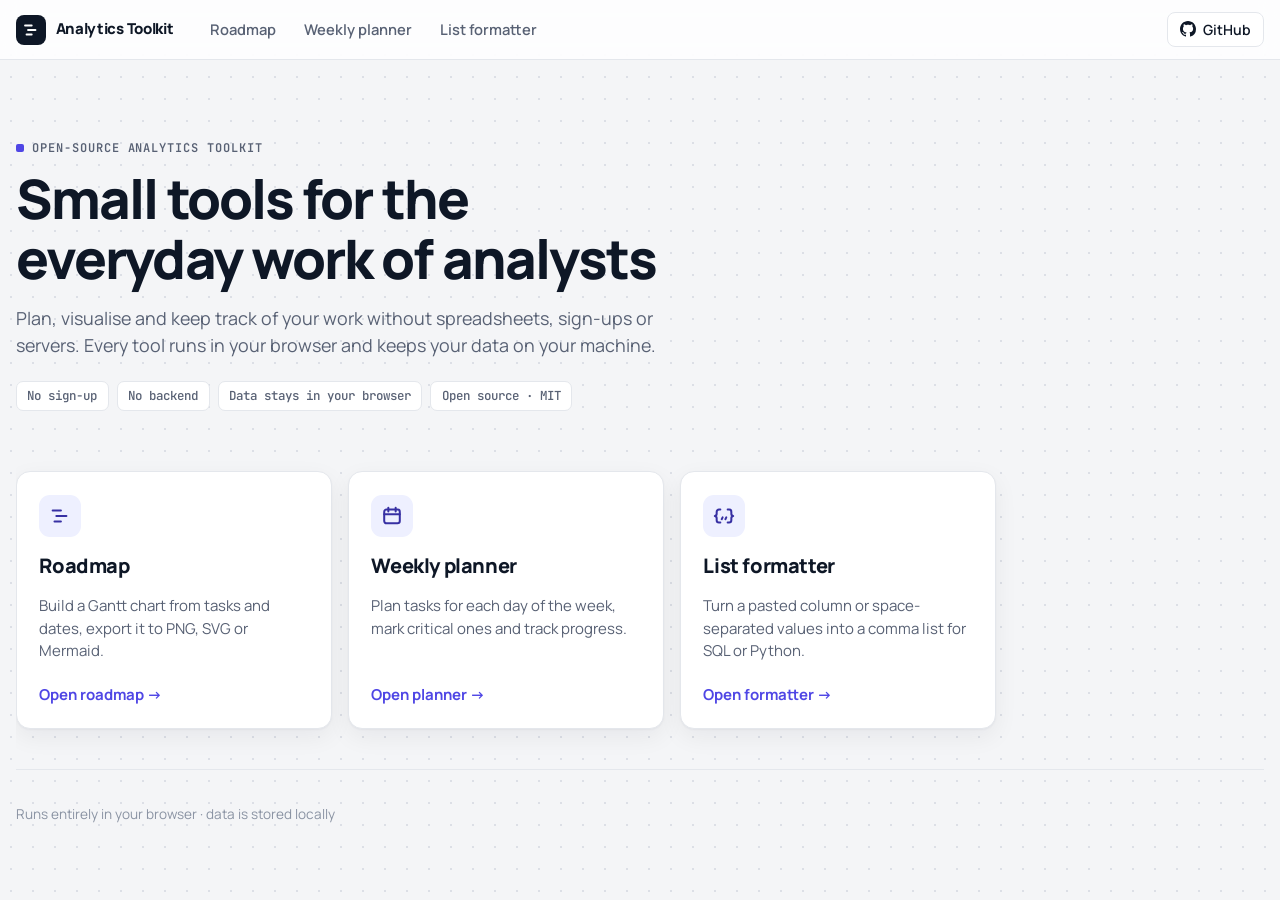
<file: index.html>
<!DOCTYPE html>
<html lang="en">
<head>
  <meta charset="UTF-8">
  <meta name="viewport" content="width=device-width, initial-scale=1.0">
  <title>Analytics Toolkit</title>
  <meta name="description" content="Small open-source browser tools for analysts and data scientists: roadmaps, a weekly planner and more. No sign-up, no backend.">
  <link rel="preconnect" href="https://fonts.googleapis.com">
  <link rel="preconnect" href="https://fonts.gstatic.com" crossorigin>
  <link href="https://fonts.googleapis.com/css2?family=JetBrains+Mono:wght@400;500;600&family=Manrope:wght@400;500;600;700;800&display=swap" rel="stylesheet">
  <link rel="icon" href="favicon.svg" type="image/svg+xml">
  <link rel="stylesheet" href="css/base.css">
  <link rel="stylesheet" href="css/home.css">
</head>
<body>
  <header class="topnav">
    <div class="topnav-inner">
      <a class="brand" href="index.html">
        <span class="brand-mark" aria-hidden="true">
          <svg viewBox="0 0 24 24" fill="none" stroke="currentColor" stroke-width="2.4" stroke-linecap="round"><path d="M4 6h9M8 12h10M6 18h7"/></svg>
        </span>
        <span class="brand-name">Analytics Toolkit</span>
      </a>
      <nav class="nav-links" aria-label="Tools">
        <a href="roadmap.html">Roadmap</a>
        <a href="planner.html">Weekly planner</a>
        <a href="list.html">List formatter</a>
      </nav>
      <span class="nav-spacer"></span>
      <a class="nav-github" href="https://github.com/Renarion/analytics-toolkit" target="_blank" rel="noopener">
        <svg viewBox="0 0 16 16" fill="currentColor" aria-hidden="true"><path d="M8 0C3.58 0 0 3.58 0 8c0 3.54 2.29 6.53 5.47 7.59.4.07.55-.17.55-.38 0-.19-.01-.82-.01-1.49-2.01.37-2.53-.49-2.69-.94-.09-.23-.48-.94-.82-1.13-.28-.15-.68-.52-.01-.53.63-.01 1.08.58 1.23.82.72 1.21 1.87.87 2.33.66.07-.52.28-.87.51-1.07-1.78-.2-3.64-.89-3.64-3.95 0-.87.31-1.59.82-2.15-.08-.2-.36-1.02.08-2.12 0 0 .67-.21 2.2.82.64-.18 1.32-.27 2-.27.68 0 1.36.09 2 .27 1.53-1.04 2.2-.82 2.2-.82.44 1.1.16 1.92.08 2.12.51.56.82 1.27.82 2.15 0 3.07-1.87 3.75-3.65 3.95.29.25.54.73.54 1.48 0 1.07-.01 1.93-.01 2.2 0 .21.15.46.55.38A8.013 8.013 0 0016 8c0-4.42-3.58-8-8-8z"/></svg>
        <span>GitHub</span>
      </a>
    </div>
  </header>

  <div class="page">
    <header class="page-head home-hero">
      <p class="eyebrow">Open-source analytics toolkit</p>
      <h1>Small tools for the everyday work of analysts</h1>
      <p class="lead">Plan, visualise and keep track of your work without spreadsheets, sign-ups or servers. Every tool runs in your browser and keeps your data on your machine.</p>
      <ul class="home-facts">
        <li>No sign-up</li>
        <li>No backend</li>
        <li>Data stays in your browser</li>
        <li>Open source · MIT</li>
      </ul>
    </header>

    <main class="tools">
      <a class="tool-card" href="roadmap.html">
        <span class="tool-icon" aria-hidden="true">
          <svg viewBox="0 0 24 24" fill="none" stroke="currentColor" stroke-width="2.2" stroke-linecap="round"><path d="M4 6h9M8 12h11M6 18h7"/></svg>
        </span>
        <h2>Roadmap</h2>
        <p>Build a Gantt chart from tasks and dates, export it to PNG, SVG or Mermaid.</p>
        <span class="tool-cta">Open roadmap →</span>
      </a>

      <a class="tool-card" href="planner.html">
        <span class="tool-icon" aria-hidden="true">
          <svg viewBox="0 0 24 24" fill="none" stroke="currentColor" stroke-width="2.2" stroke-linecap="round" stroke-linejoin="round"><rect x="3.5" y="5" width="17" height="15" rx="2.5"/><path d="M3.5 10h17M8 3v4M16 3v4"/></svg>
        </span>
        <h2>Weekly planner</h2>
        <p>Plan tasks for each day of the week, mark critical ones and track progress.</p>
        <span class="tool-cta">Open planner →</span>
      </a>

      <a class="tool-card" href="list.html">
        <span class="tool-icon" aria-hidden="true">
          <svg viewBox="0 0 24 24" fill="none" stroke="currentColor" stroke-width="2.2" stroke-linecap="round" stroke-linejoin="round"><path d="M8 5H6.5A2.5 2.5 0 004 7.5v2A2.5 2.5 0 012 12a2.5 2.5 0 012 2.5v2A2.5 2.5 0 006.5 19H8M16 5h1.5A2.5 2.5 0 0120 7.5v2a2.5 2.5 0 002 2.5 2.5 2.5 0 00-2 2.5v2a2.5 2.5 0 01-2.5 2.5H16"/><path d="M9.5 15.5l1-2M13.5 15.5l1-2"/></svg>
        </span>
        <h2>List formatter</h2>
        <p>Turn a pasted column or space-separated values into a comma list for SQL or Python.</p>
        <span class="tool-cta">Open formatter →</span>
      </a>
    </main>

    <footer class="footer">
      <p>Runs entirely in your browser · data is stored locally</p>    </footer>
  </div>
</body>
</html>
</file>
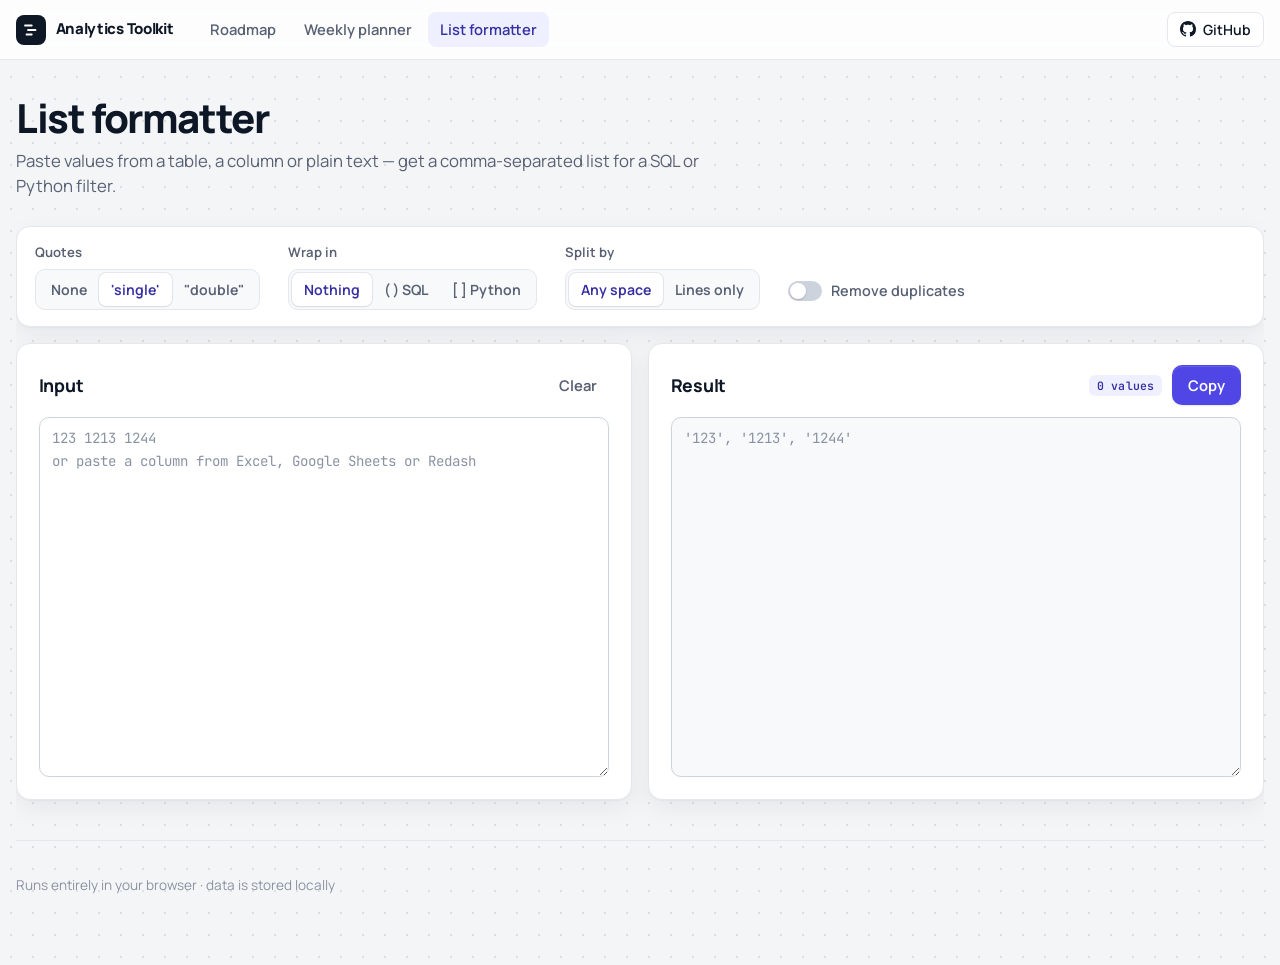
<file: list.html>
<!DOCTYPE html>
<html lang="en">
<head>
  <meta charset="UTF-8">
  <meta name="viewport" content="width=device-width, initial-scale=1.0">
  <title>List formatter · Analytics Toolkit</title>
  <meta name="description" content="Paste a column or space-separated values and get a comma-separated list for SQL or Python filters.">
  <link rel="preconnect" href="https://fonts.googleapis.com">
  <link rel="preconnect" href="https://fonts.gstatic.com" crossorigin>
  <link href="https://fonts.googleapis.com/css2?family=JetBrains+Mono:wght@400;500;600&family=Manrope:wght@400;500;600;700;800&display=swap" rel="stylesheet">
  <link rel="icon" href="favicon.svg" type="image/svg+xml">
  <link rel="stylesheet" href="css/base.css">
  <link rel="stylesheet" href="css/list.css">
</head>
<body>
  <header class="topnav">
    <div class="topnav-inner">
      <a class="brand" href="index.html">
        <span class="brand-mark" aria-hidden="true">
          <svg viewBox="0 0 24 24" fill="none" stroke="currentColor" stroke-width="2.4" stroke-linecap="round"><path d="M4 6h9M8 12h10M6 18h7"/></svg>
        </span>
        <span class="brand-name">Analytics Toolkit</span>
      </a>
      <nav class="nav-links" aria-label="Tools">
        <a href="roadmap.html">Roadmap</a>
        <a href="planner.html">Weekly planner</a>
        <a href="list.html" aria-current="page">List formatter</a>
      </nav>
      <span class="nav-spacer"></span>
      <a class="nav-github" href="https://github.com/Renarion/analytics-toolkit" target="_blank" rel="noopener">
        <svg viewBox="0 0 16 16" fill="currentColor" aria-hidden="true"><path d="M8 0C3.58 0 0 3.58 0 8c0 3.54 2.29 6.53 5.47 7.59.4.07.55-.17.55-.38 0-.19-.01-.82-.01-1.49-2.01.37-2.53-.49-2.69-.94-.09-.23-.48-.94-.82-1.13-.28-.15-.68-.52-.01-.53.63-.01 1.08.58 1.23.82.72 1.21 1.87.87 2.33.66.07-.52.28-.87.51-1.07-1.78-.2-3.64-.89-3.64-3.95 0-.87.31-1.59.82-2.15-.08-.2-.36-1.02.08-2.12 0 0 .67-.21 2.2.82.64-.18 1.32-.27 2-.27.68 0 1.36.09 2 .27 1.53-1.04 2.2-.82 2.2-.82.44 1.1.16 1.92.08 2.12.51.56.82 1.27.82 2.15 0 3.07-1.87 3.75-3.65 3.95.29.25.54.73.54 1.48 0 1.07-.01 1.93-.01 2.2 0 .21.15.46.55.38A8.013 8.013 0 0016 8c0-4.42-3.58-8-8-8z"/></svg>
        <span>GitHub</span>
      </a>
    </div>
  </header>

  <div class="page">
    <header class="page-head">
      <h1>List formatter</h1>
      <p class="lead">Paste values from a table, a column or plain text — get a comma-separated list for a SQL or Python filter.</p>
    </header>

    <main class="list-tool">
      <section class="panel options" aria-label="Format options">
        <div class="option">
          <span class="field-label" id="quotes-label">Quotes</span>
          <div class="segmented" role="radiogroup" aria-labelledby="quotes-label">
            <label><input type="radio" name="quotes" value="none"><span>None</span></label>
            <label><input type="radio" name="quotes" value="single" checked><span>'single'</span></label>
            <label><input type="radio" name="quotes" value="double"><span>"double"</span></label>
          </div>
        </div>
        <div class="option">
          <span class="field-label" id="wrap-label">Wrap in</span>
          <div class="segmented" role="radiogroup" aria-labelledby="wrap-label">
            <label><input type="radio" name="wrap" value="none" checked><span>Nothing</span></label>
            <label><input type="radio" name="wrap" value="round"><span>( ) SQL</span></label>
            <label><input type="radio" name="wrap" value="square"><span>[ ] Python</span></label>
          </div>
        </div>
        <div class="option">
          <span class="field-label" id="split-label">Split by</span>
          <div class="segmented" role="radiogroup" aria-labelledby="split-label">
            <label title="Spaces, tabs, new lines, commas and semicolons"><input type="radio" name="split" value="any" checked><span>Any space</span></label>
            <label title="Keep spaces inside values, e.g. New York"><input type="radio" name="split" value="lines"><span>Lines only</span></label>
          </div>
        </div>
        <label class="switch"><input type="checkbox" id="dedupe"> Remove duplicates</label>
      </section>

      <div class="io">
        <section class="panel io-panel">
          <div class="io-head">
            <h2><label for="input">Input</label></h2>
            <button type="button" class="btn btn-ghost" id="clear-btn">Clear</button>
          </div>
          <textarea id="input" class="input io-text" spellcheck="false" placeholder="123 1213 1244&#10;or paste a column from Excel, Google Sheets or Redash"></textarea>
        </section>

        <section class="panel io-panel">
          <div class="io-head">
            <h2><label for="output">Result</label></h2>
            <span class="badge" id="count">0 values</span>
            <button type="button" class="btn btn-primary" id="copy-btn">Copy</button>
          </div>
          <textarea id="output" class="input io-text" readonly spellcheck="false" placeholder="'123', '1213', '1244'"></textarea>
        </section>
      </div>
    </main>

    <footer class="footer">
      <p>Runs entirely in your browser · data is stored locally</p>    </footer>
  </div>

  <p class="toast" id="toast" hidden role="status"></p>

  <script src="js/list.js"></script>
</body>
</html>
</file>
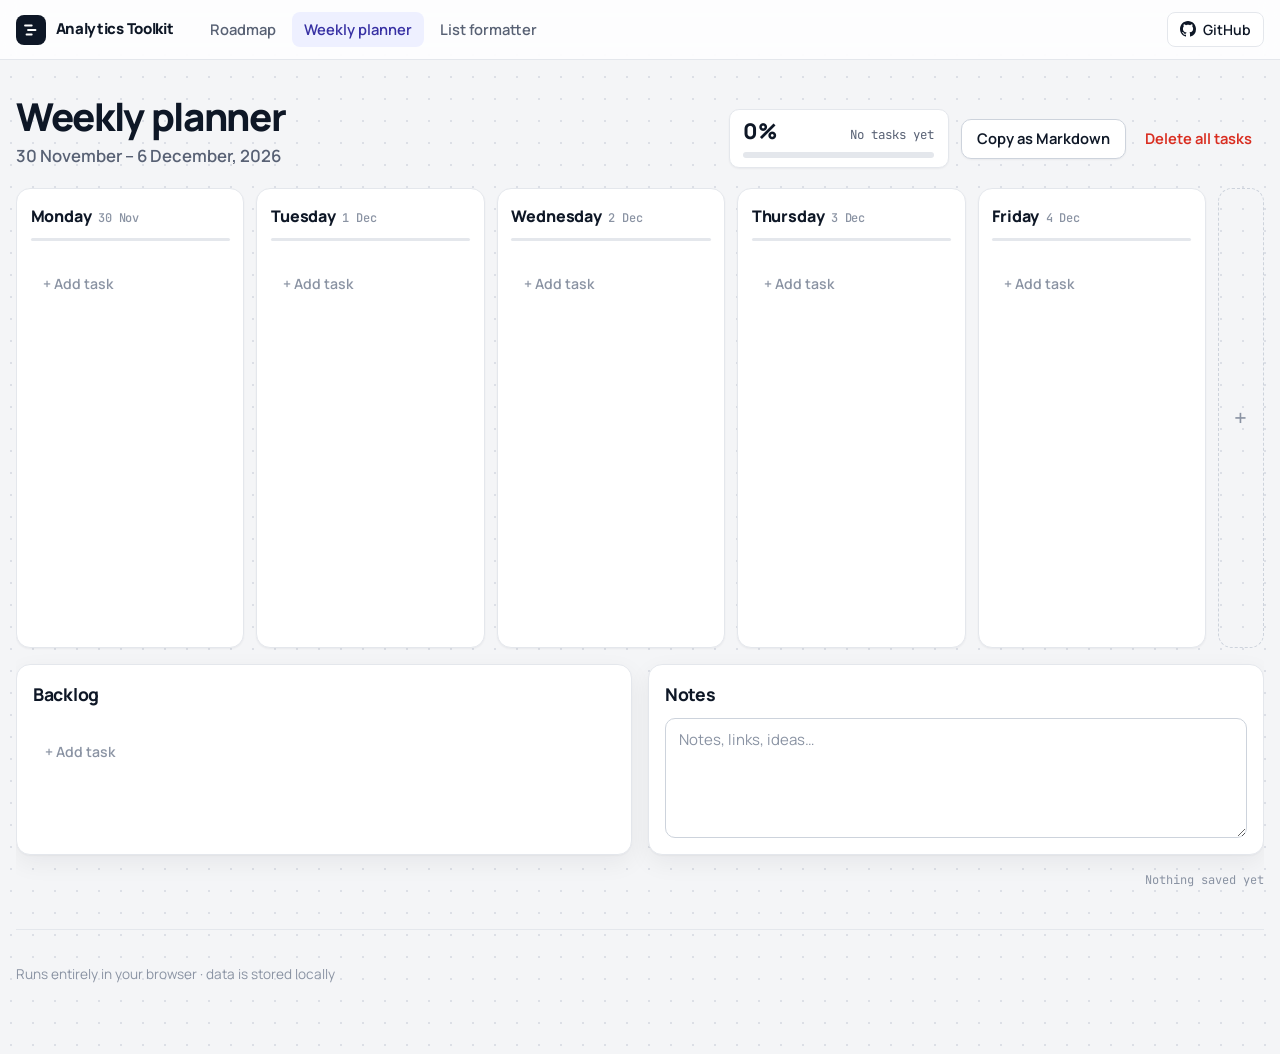
<file: planner.html>
<!DOCTYPE html>
<html lang="en">
<head>
  <meta charset="UTF-8">
  <meta name="viewport" content="width=device-width, initial-scale=1.0">
  <title>Weekly planner · Analytics Toolkit</title>
  <meta name="description" content="A simple weekly planner that lives in a browser tab. Everything is saved locally.">
  <link rel="preconnect" href="https://fonts.googleapis.com">
  <link rel="preconnect" href="https://fonts.gstatic.com" crossorigin>
  <link href="https://fonts.googleapis.com/css2?family=JetBrains+Mono:wght@400;500;600&family=Manrope:wght@400;500;600;700;800&display=swap" rel="stylesheet">
  <link rel="icon" href="favicon.svg" type="image/svg+xml">
  <link rel="stylesheet" href="css/base.css">
  <link rel="stylesheet" href="css/planner.css">
</head>
<body>
  <header class="topnav">
    <div class="topnav-inner">
      <a class="brand" href="index.html">
        <span class="brand-mark" aria-hidden="true">
          <svg viewBox="0 0 24 24" fill="none" stroke="currentColor" stroke-width="2.4" stroke-linecap="round"><path d="M4 6h9M8 12h10M6 18h7"/></svg>
        </span>
        <span class="brand-name">Analytics Toolkit</span>
      </a>
      <nav class="nav-links" aria-label="Tools">
        <a href="roadmap.html">Roadmap</a>
        <a href="planner.html" aria-current="page">Weekly planner</a>
        <a href="list.html">List formatter</a>
      </nav>
      <span class="nav-spacer"></span>
      <a class="nav-github" href="https://github.com/Renarion/analytics-toolkit" target="_blank" rel="noopener">
        <svg viewBox="0 0 16 16" fill="currentColor" aria-hidden="true"><path d="M8 0C3.58 0 0 3.58 0 8c0 3.54 2.29 6.53 5.47 7.59.4.07.55-.17.55-.38 0-.19-.01-.82-.01-1.49-2.01.37-2.53-.49-2.69-.94-.09-.23-.48-.94-.82-1.13-.28-.15-.68-.52-.01-.53.63-.01 1.08.58 1.23.82.72 1.21 1.87.87 2.33.66.07-.52.28-.87.51-1.07-1.78-.2-3.64-.89-3.64-3.95 0-.87.31-1.59.82-2.15-.08-.2-.36-1.02.08-2.12 0 0 .67-.21 2.2.82.64-.18 1.32-.27 2-.27.68 0 1.36.09 2 .27 1.53-1.04 2.2-.82 2.2-.82.44 1.1.16 1.92.08 2.12.51.56.82 1.27.82 2.15 0 3.07-1.87 3.75-3.65 3.95.29.25.54.73.54 1.48 0 1.07-.01 1.93-.01 2.2 0 .21.15.46.55.38A8.013 8.013 0 0016 8c0-4.42-3.58-8-8-8z"/></svg>
        <span>GitHub</span>
      </a>
    </div>
  </header>

  <div class="page">
    <header class="planner-head">
      <div>
        <h1>Weekly planner</h1>
        <p class="week-range" id="week-range"></p>
      </div>
      <div class="planner-side">
        <div class="progress-card" aria-live="polite">
          <div class="progress-top">
            <span class="progress-pct" id="progress-pct">0%</span>
            <span class="progress-count" id="progress-count">No tasks yet</span>
          </div>
          <div class="progress-track"><span id="progress-fill"></span></div>
        </div>
        <div class="planner-actions">
          <button type="button" class="btn btn-secondary" id="copy-md-btn">Copy as Markdown</button>
          <button type="button" class="btn btn-ghost btn-danger-text" id="delete-all-btn">Delete all tasks</button>
        </div>
      </div>
    </header>

    <main class="planner">
      <section class="days" id="days" aria-label="Days of the week"></section>

      <div class="planner-bottom">
        <section class="panel list-panel">
          <h2>Backlog</h2>
          <div id="backlog"></div>
        </section>
        <section class="panel list-panel">
          <h2><label for="notes">Notes</label></h2>
          <textarea id="notes" class="input notes-input" placeholder="Notes, links, ideas…"></textarea>
        </section>
      </div>

      <p class="save-status mono" id="save-status" aria-live="polite"></p>
    </main>

    <footer class="footer">
      <p>Runs entirely in your browser · data is stored locally</p>    </footer>
  </div>

  <p class="toast" id="toast" hidden role="status"></p>

  <script src="js/planner.js"></script>
</body>
</html>
</file>
<file: css/base.css>
/*
 * Analytics Toolkit — shared design system.
 * Every page loads this file first; page styles only add layout and widgets.
 * Chart colors are read from the --chart-* tokens by js/roadmap.js, so keep them as hex.
 */

:root {
  --bg: #f4f5f7;
  --bg-dot: #dcdfe6;
  --surface: #ffffff;
  --surface-2: #f8f9fb;
  --ink: #0e1726;
  --ink-soft: #586174;
  --ink-faint: #8a93a3;
  --line: #e4e7ec;
  --line-strong: #cdd3dc;

  --accent: #4f46e5;
  --accent-deep: #3730a3;
  --accent-soft: #eef0ff;
  --accent-ring: rgba(79, 70, 229, 0.2);

  --danger: #d92d20;
  --danger-soft: #fef3f2;
  --success: #079455;
  --success-soft: #ecfdf3;

  --chart-bar: #4f46e5;
  --chart-bar-stroke: #3730a3;
  --chart-grid: #e4e7ec;
  --chart-axis: #8a93a3;
  --chart-band-a: #eef0ff;
  --chart-band-b: #f8f9fb;

  --font: "Manrope", system-ui, -apple-system, "Segoe UI", sans-serif;
  --mono: "JetBrains Mono", ui-monospace, SFMono-Regular, Menlo, monospace;

  --radius: 14px;
  --radius-sm: 10px;
  --radius-xs: 7px;
  --shadow-sm: 0 1px 2px rgba(16, 24, 40, 0.05);
  --shadow: 0 1px 2px rgba(16, 24, 40, 0.04), 0 8px 24px rgba(16, 24, 40, 0.06);
  --shadow-pop: 0 18px 48px rgba(16, 24, 40, 0.16);

  --max: 1560px;
  --form-max: 980px;
  --nav-h: 60px;
}

*,
*::before,
*::after {
  box-sizing: border-box;
}

html {
  scroll-behavior: smooth;
  overflow-x: hidden;
}

body {
  margin: 0;
  min-height: 100vh;
  overflow-x: hidden;
  font-family: var(--font);
  font-size: 15px;
  line-height: 1.5;
  color: var(--ink);
  background-color: var(--bg);
  background-image: radial-gradient(var(--bg-dot) 1px, transparent 1px);
  background-size: 22px 22px;
  -webkit-font-smoothing: antialiased;
}

button,
input,
textarea,
select {
  font: inherit;
  color: inherit;
}

button {
  cursor: pointer;
}

a {
  color: var(--accent);
  text-decoration: none;
}

a:hover {
  color: var(--accent-deep);
}

:focus-visible {
  outline: 2px solid var(--accent);
  outline-offset: 2px;
}

/* ---------- Top navigation ---------- */

.topnav {
  position: sticky;
  top: 0;
  z-index: 40;
  height: var(--nav-h);
  border-bottom: 1px solid var(--line);
  background: rgba(255, 255, 255, 0.82);
  backdrop-filter: saturate(1.4) blur(10px);
}

.topnav-inner {
  display: flex;
  align-items: center;
  gap: 1.5rem;
  width: min(100% - 2rem, var(--max));
  height: 100%;
  margin: 0 auto;
}

.brand {
  display: inline-flex;
  align-items: center;
  gap: 0.6rem;
  color: var(--ink);
  font-weight: 800;
  letter-spacing: -0.02em;
  white-space: nowrap;
}

.brand:hover {
  color: var(--ink);
}

.brand-mark {
  display: grid;
  place-items: center;
  width: 30px;
  height: 30px;
  border-radius: 8px;
  background: var(--ink);
  color: #fff;
}

.brand-mark svg {
  width: 18px;
  height: 18px;
}

.nav-links {
  display: flex;
  align-items: center;
  gap: 0.25rem;
  min-width: 0;
  overflow-x: auto;
}

.nav-links a {
  padding: 0.4rem 0.75rem;
  border-radius: 8px;
  color: var(--ink-soft);
  font-weight: 600;
  font-size: 0.92rem;
  white-space: nowrap;
}

.nav-links a:hover {
  background: var(--surface-2);
  color: var(--ink);
}

.nav-links a[aria-current="page"] {
  background: var(--accent-soft);
  color: var(--accent-deep);
}

.nav-spacer {
  flex: 1;
}

.nav-github {
  display: inline-flex;
  align-items: center;
  gap: 0.45rem;
  padding: 0.4rem 0.75rem;
  border: 1px solid var(--line);
  border-radius: 8px;
  background: var(--surface);
  color: var(--ink);
  font-weight: 600;
  font-size: 0.88rem;
  white-space: nowrap;
}

.nav-github:hover {
  border-color: var(--line-strong);
  color: var(--ink);
}

.nav-github svg {
  width: 16px;
  height: 16px;
}

/* ---------- Page shell ---------- */

.page {
  width: min(100% - 2rem, var(--max));
  max-width: 100%;
  margin: 0 auto;
  padding: 2.25rem 0 3.5rem;
  overflow-x: clip;
}

.page-head {
  margin-bottom: 1.75rem;
  animation: rise 0.45s ease both;
}

.eyebrow {
  display: inline-flex;
  align-items: center;
  gap: 0.5rem;
  margin: 0 0 0.75rem;
  color: var(--ink-soft);
  font-family: var(--mono);
  font-size: 0.75rem;
  font-weight: 600;
  letter-spacing: 0.08em;
  text-transform: uppercase;
}

.eyebrow::before {
  content: "";
  width: 8px;
  height: 8px;
  border-radius: 2px;
  background: var(--accent);
}

.page-head h1 {
  margin: 0 0 0.5rem;
  font-size: clamp(1.75rem, 3.2vw, 2.5rem);
  font-weight: 800;
  letter-spacing: -0.035em;
  line-height: 1.1;
}

.lead {
  margin: 0;
  max-width: 44rem;
  color: var(--ink-soft);
  font-size: 1.05rem;
}

.mono {
  font-family: var(--mono);
}

/* ---------- Surfaces ---------- */

.panel {
  min-width: 0;
  max-width: 100%;
  padding: 1.35rem;
  border: 1px solid var(--line);
  border-radius: var(--radius);
  background: var(--surface);
  box-shadow: var(--shadow);
  animation: rise 0.5s ease both;
}

.panel-head {
  display: flex;
  flex-wrap: wrap;
  align-items: center;
  justify-content: space-between;
  gap: 0.75rem;
  margin-bottom: 1.1rem;
}

.panel-head h2,
.panel h2 {
  margin: 0;
  font-size: 1.1rem;
  font-weight: 750;
  letter-spacing: -0.015em;
}

.panel h3 {
  margin: 0;
  font-size: 1rem;
  font-weight: 700;
  letter-spacing: -0.01em;
}

.hint {
  margin: 0;
  color: var(--ink-soft);
  font-size: 0.9rem;
}

.badge {
  display: inline-flex;
  align-items: center;
  gap: 0.3rem;
  padding: 0.12rem 0.5rem;
  border-radius: 6px;
  background: var(--accent-soft);
  color: var(--accent-deep);
  font-family: var(--mono);
  font-size: 0.72rem;
  font-weight: 600;
  letter-spacing: 0.02em;
}

/* ---------- Buttons ---------- */

.btn {
  display: inline-flex;
  align-items: center;
  justify-content: center;
  gap: 0.4rem;
  min-height: 2.5rem;
  padding: 0.5rem 0.95rem;
  border: 1px solid transparent;
  border-radius: var(--radius-sm);
  font-weight: 650;
  font-size: 0.92rem;
  line-height: 1.2;
  white-space: nowrap;
  transition: background 0.15s ease, border-color 0.15s ease, color 0.15s ease,
    box-shadow 0.15s ease, transform 0.1s ease;
}

.btn:active {
  transform: translateY(1px);
}

.btn:disabled {
  cursor: not-allowed;
  opacity: 0.55;
}

.btn-primary {
  background: var(--accent);
  color: #fff;
  box-shadow: 0 1px 2px rgba(16, 24, 40, 0.1), inset 0 1px 0 rgba(255, 255, 255, 0.12);
}

.btn-primary:hover {
  background: var(--accent-deep);
}

.btn-secondary {
  border-color: var(--line-strong);
  background: var(--surface);
  color: var(--ink);
  box-shadow: var(--shadow-sm);
}

.btn-secondary:hover {
  border-color: var(--accent);
  color: var(--accent-deep);
}

.btn-ghost {
  min-height: 2.2rem;
  padding: 0.35rem 0.7rem;
  background: transparent;
  color: var(--ink-soft);
}

.btn-ghost:hover {
  background: var(--surface-2);
  color: var(--ink);
}

.btn-tiny {
  min-height: 1.9rem;
  padding: 0.2rem 0.6rem;
  border: 1px solid var(--line);
  border-radius: var(--radius-xs);
  background: var(--surface);
  color: var(--ink-soft);
  font-size: 0.82rem;
}

.btn-tiny:hover {
  border-color: var(--accent);
  color: var(--accent-deep);
}

.btn-icon {
  min-width: 2.2rem;
  padding-inline: 0.5rem;
}

.btn-danger-text {
  color: var(--danger);
}

.btn-danger-text:hover {
  border-color: transparent;
  background: var(--danger-soft);
  color: var(--danger);
}

.btn-group {
  display: inline-flex;
  align-items: stretch;
  border: 1px solid var(--line-strong);
  border-radius: var(--radius-sm);
  background: var(--surface);
  box-shadow: var(--shadow-sm);
  overflow: hidden;
}

.btn-group .btn {
  min-height: 2.3rem;
  border: 0;
  border-radius: 0;
  background: transparent;
  box-shadow: none;
  color: var(--ink);
}

.btn-group .btn + .btn {
  border-left: 1px solid var(--line);
}

.btn-group .btn:hover {
  background: var(--accent-soft);
  color: var(--accent-deep);
}

/* Segmented control: a group of radio buttons styled as one switch. */
.segmented {
  display: inline-flex;
  padding: 3px;
  border: 1px solid var(--line);
  border-radius: var(--radius-sm);
  background: var(--surface-2);
}

.segmented label {
  position: relative;
  cursor: pointer;
}

.segmented input {
  position: absolute;
  opacity: 0;
  pointer-events: none;
}

.segmented span {
  display: block;
  padding: 0.35rem 0.75rem;
  border-radius: var(--radius-xs);
  color: var(--ink-soft);
  font-size: 0.88rem;
  font-weight: 650;
  white-space: nowrap;
  transition: background 0.15s ease, color 0.15s ease, box-shadow 0.15s ease;
}

.segmented label:hover span {
  color: var(--ink);
}

.segmented input:checked + span {
  background: var(--surface);
  color: var(--accent-deep);
  box-shadow: var(--shadow-sm), 0 0 0 1px var(--line);
}

.segmented input:focus-visible + span {
  outline: 2px solid var(--accent);
  outline-offset: 1px;
}

/* ---------- Form fields ---------- */

.field {
  display: grid;
  gap: 0.35rem;
}

.field label,
.field-label {
  color: var(--ink-soft);
  font-size: 0.82rem;
  font-weight: 650;
}

.input,
.field input,
.field textarea {
  width: 100%;
  min-height: 2.6rem;
  padding: 0.55rem 0.8rem;
  border: 1px solid var(--line-strong);
  border-radius: var(--radius-sm);
  background: var(--surface);
  color: var(--ink);
  transition: border-color 0.15s ease, box-shadow 0.15s ease;
}

.input:focus,
.field input:focus,
.field textarea:focus {
  outline: none;
  border-color: var(--accent);
  box-shadow: 0 0 0 3px var(--accent-ring);
}

.input::placeholder,
.field input::placeholder,
.field textarea::placeholder {
  color: var(--ink-faint);
}

.field.has-error input {
  border-color: var(--danger);
  background: var(--danger-soft);
}

.field-error,
.form-error,
.render-error {
  margin: 0;
  color: var(--danger);
  font-size: 0.84rem;
}

.form-error,
.render-error {
  padding: 0.7rem 0.85rem;
  border-radius: var(--radius-sm);
  background: var(--danger-soft);
}

.switch {
  display: inline-flex;
  align-items: center;
  gap: 0.55rem;
  color: var(--ink-soft);
  font-size: 0.9rem;
  font-weight: 600;
  cursor: pointer;
  user-select: none;
}

.switch input {
  appearance: none;
  position: relative;
  width: 34px;
  height: 20px;
  margin: 0;
  border-radius: 999px;
  background: var(--line-strong);
  cursor: pointer;
  transition: background 0.15s ease;
}

.switch input::after {
  content: "";
  position: absolute;
  top: 2px;
  left: 2px;
  width: 16px;
  height: 16px;
  border-radius: 50%;
  background: #fff;
  box-shadow: 0 1px 2px rgba(16, 24, 40, 0.2);
  transition: transform 0.15s ease;
}

.switch input:checked {
  background: var(--accent);
}

.switch input:checked::after {
  transform: translateX(14px);
}

/* ---------- Feedback ---------- */

.toast {
  position: fixed;
  left: 50%;
  bottom: 1.5rem;
  z-index: 70;
  padding: 0.6rem 1rem;
  border-radius: var(--radius-sm);
  background: var(--ink);
  color: #fff;
  font-weight: 600;
  font-size: 0.9rem;
  box-shadow: var(--shadow-pop);
  transform: translateX(-50%);
  animation: rise 0.2s ease both;
}

.toast[hidden] {
  display: none;
}

.loader-overlay {
  position: fixed;
  inset: 0;
  z-index: 50;
  display: grid;
  place-items: center;
  background: rgba(14, 23, 38, 0.25);
  backdrop-filter: blur(3px);
}

.loader-overlay[hidden] {
  display: none !important;
}

.loader-card {
  display: grid;
  justify-items: center;
  gap: 0.9rem;
  min-width: min(90vw, 260px);
  padding: 1.4rem 1.5rem;
  border-radius: var(--radius);
  background: var(--surface);
  box-shadow: var(--shadow-pop);
  text-align: center;
}

.loader-card p {
  margin: 0;
  font-weight: 650;
}

.loader-spinner {
  width: 2.2rem;
  height: 2.2rem;
  border: 3px solid var(--accent-soft);
  border-top-color: var(--accent);
  border-radius: 50%;
  animation: spin 0.75s linear infinite;
}

.footer {
  display: flex;
  flex-wrap: wrap;
  justify-content: space-between;
  gap: 0.5rem 1.5rem;
  margin-top: 2.5rem;
  padding-top: 1.25rem;
  border-top: 1px solid var(--line);
  color: var(--ink-faint);
  font-size: 0.85rem;
}

.footer a {
  color: var(--ink-soft);
  font-weight: 600;
}

/* ---------- Motion ---------- */

@keyframes spin {
  to {
    transform: rotate(360deg);
  }
}

@keyframes rise {
  from {
    opacity: 0;
    transform: translateY(8px);
  }
  to {
    opacity: 1;
    transform: translateY(0);
  }
}

@media (max-width: 640px) {
  .topnav-inner {
    gap: 0.75rem;
  }

  .brand-name {
    display: none;
  }

  .nav-github span {
    display: none;
  }

  .page {
    width: min(100% - 1.25rem, var(--max));
    padding-top: 1.5rem;
  }

  .panel {
    padding: 1rem;
  }
}

@media (prefers-reduced-motion: reduce) {
  *,
  *::before,
  *::after {
    animation: none !important;
    transition: none !important;
  }
}
</file>
<file: css/home.css>
/* Home page. Shared tokens and components live in base.css. */

.home-hero {
  padding: 2.5rem 0 2rem;
}

.home-hero h1 {
  max-width: 18ch;
  font-size: clamp(2.1rem, 4.6vw, 3.4rem);
}

.home-hero .lead {
  margin-top: 1rem;
  font-size: 1.12rem;
}

.home-facts {
  display: flex;
  flex-wrap: wrap;
  gap: 0.5rem;
  margin: 1.4rem 0 0;
  padding: 0;
  list-style: none;
}

.home-facts li {
  padding: 0.3rem 0.65rem;
  border: 1px solid var(--line);
  border-radius: 7px;
  background: var(--surface);
  color: var(--ink-soft);
  font-family: var(--mono);
  font-size: 0.78rem;
  font-weight: 500;
}

.tools {
  display: grid;
  grid-template-columns: repeat(auto-fit, minmax(300px, 1fr));
  gap: 1rem;
  max-width: 980px;
}

.tool-card {
  display: flex;
  flex-direction: column;
  gap: 0.9rem;
  padding: 1.4rem;
  border: 1px solid var(--line);
  border-radius: var(--radius);
  background: var(--surface);
  box-shadow: var(--shadow);
  color: var(--ink);
  transition: border-color 0.15s ease, transform 0.15s ease, box-shadow 0.15s ease;
  animation: rise 0.5s ease both;
}

a.tool-card:hover {
  border-color: var(--accent);
  color: var(--ink);
  transform: translateY(-2px);
  box-shadow: 0 0 0 3px var(--accent-ring), var(--shadow);
}

.tool-icon {
  display: grid;
  place-items: center;
  width: 42px;
  height: 42px;
  border-radius: 11px;
  background: var(--accent-soft);
  color: var(--accent-deep);
}

.tool-icon svg {
  width: 22px;
  height: 22px;
}

.tool-card h2 {
  margin: 0;
  font-size: 1.25rem;
  font-weight: 800;
  letter-spacing: -0.02em;
}

.tool-card p {
  margin: 0;
  color: var(--ink-soft);
}

.tool-cta {
  margin-top: auto;
  padding-top: 0.4rem;
  color: var(--accent);
  font-weight: 700;
}
</file>
<file: css/list.css>
/* List formatter page. Shared tokens and components live in base.css. */

.list-tool {
  display: grid;
  gap: 1rem;
}

.options {
  display: flex;
  flex-wrap: wrap;
  align-items: flex-end;
  gap: 1rem 1.75rem;
  padding: 1rem 1.15rem;
}

.option {
  display: grid;
  gap: 0.4rem;
}

.options .switch {
  min-height: 2.35rem;
}

.io {
  display: grid;
  grid-template-columns: repeat(2, minmax(0, 1fr));
  gap: 1rem;
}

.io-panel {
  display: flex;
  flex-direction: column;
  gap: 0.75rem;
}

.io-head {
  display: flex;
  align-items: center;
  gap: 0.6rem;
  min-height: 2.5rem;
}

.io-head h2 {
  margin-right: auto;
}

.io-text {
  flex: 1;
  min-height: 360px;
  font-family: var(--mono);
  font-size: 0.88rem;
  line-height: 1.6;
  resize: vertical;
}

.io-text[readonly] {
  background: var(--surface-2);
}

@media (max-width: 860px) {
  .io {
    grid-template-columns: 1fr;
  }

  .io-text {
    min-height: 200px;
  }
}
</file>
<file: css/planner.css>
/* Weekly planner page. Shared tokens and components live in base.css. */

.planner-head {
  display: flex;
  flex-wrap: wrap;
  align-items: flex-end;
  justify-content: space-between;
  gap: 1rem 2rem;
  margin-bottom: 1.25rem;
  animation: rise 0.45s ease both;
}

.planner-head h1 {
  margin: 0 0 0.3rem;
  font-size: clamp(1.75rem, 3.2vw, 2.4rem);
  font-weight: 800;
  letter-spacing: -0.035em;
  line-height: 1.1;
}

.week-range {
  margin: 0;
  color: var(--ink-soft);
  font-size: 1.05rem;
  font-weight: 600;
}

.planner-side {
  display: flex;
  flex-wrap: wrap;
  align-items: center;
  gap: 0.75rem;
}

.planner-actions {
  display: flex;
  flex-wrap: wrap;
  gap: 0.4rem;
}

.progress-card {
  display: grid;
  gap: 0.45rem;
  min-width: 220px;
  padding: 0.6rem 0.85rem;
  border: 1px solid var(--line);
  border-radius: var(--radius-sm);
  background: var(--surface);
  box-shadow: var(--shadow-sm);
}

.progress-top {
  display: flex;
  align-items: baseline;
  justify-content: space-between;
  gap: 1rem;
}

.progress-pct {
  font-size: 1.35rem;
  font-weight: 800;
  letter-spacing: -0.03em;
  line-height: 1;
}

.progress-count {
  color: var(--ink-soft);
  font-family: var(--mono);
  font-size: 0.78rem;
}

.progress-track,
.day-meter {
  overflow: hidden;
  border-radius: 999px;
  background: var(--line);
}

.progress-track {
  height: 6px;
}

.progress-track span,
.day-meter span {
  display: block;
  width: 0;
  height: 100%;
  border-radius: inherit;
  background: var(--accent);
  transition: width 0.3s ease;
}

.planner {
  display: grid;
  gap: 1rem;
}

/* Days */

.days {
  display: grid;
  grid-template-columns: repeat(var(--day-count, 5), minmax(0, 1fr)) auto;
  gap: 0.75rem;
  align-items: stretch;
}

.day {
  display: flex;
  flex-direction: column;
  gap: 0.6rem;
  min-width: 0;
  min-height: 460px;
  padding: 0.85rem;
  border: 1px solid var(--line);
  border-radius: var(--radius);
  background: var(--surface);
  box-shadow: var(--shadow-sm);
  animation: rise 0.4s ease both;
}

.day.is-weekend {
  background: var(--surface-2);
}

.day.is-today {
  border-color: var(--accent);
  box-shadow: 0 0 0 3px var(--accent-ring);
}

.day-head {
  display: flex;
  align-items: center;
  justify-content: space-between;
  gap: 0.5rem;
  min-height: 1.6rem;
}

.day-name {
  margin: 0;
  font-size: 1rem;
  font-weight: 800;
  letter-spacing: -0.01em;
}

.day-date {
  margin-left: 0.4rem;
  color: var(--ink-faint);
  font-family: var(--mono);
  font-size: 0.75rem;
  font-weight: 500;
}

.day-head-side {
  display: flex;
  align-items: center;
  gap: 0.3rem;
}

.day-progress {
  color: var(--ink-faint);
  font-family: var(--mono);
  font-size: 0.72rem;
}

.day.is-today .day-progress {
  color: var(--accent-deep);
}

.day-meter {
  height: 3px;
}

.add-day {
  display: grid;
  place-items: center;
  width: 46px;
  border: 1px dashed var(--line-strong);
  border-radius: var(--radius);
  background: transparent;
  color: var(--ink-faint);
  font-size: 1.4rem;
  font-weight: 500;
  transition: border-color 0.15s ease, color 0.15s ease, background 0.15s ease;
}

.add-day:hover {
  border-color: var(--accent);
  background: var(--accent-soft);
  color: var(--accent-deep);
}

/* Task lists (days and backlog) */

.task-list {
  display: flex;
  flex-direction: column;
  gap: 0.35rem;
  min-height: 0.5rem;
  margin: 0;
  padding: 0;
  list-style: none;
}

.list-zone {
  display: flex;
  flex: 1;
  flex-direction: column;
  gap: 0.35rem;
  padding: 0.15rem;
  border-radius: var(--radius-sm);
  transition: background 0.12s ease;
}

.list-zone.is-drop-target {
  background: var(--accent-soft);
}

.item {
  --item-bg: var(--surface);
  position: relative;
  display: grid;
  grid-template-columns: auto minmax(0, 1fr);
  align-items: start;
  gap: 0.5rem;
  padding: 0.45rem 0.5rem;
  border: 1px solid var(--line);
  border-radius: 9px;
  background: var(--item-bg);
  transition: border-color 0.12s ease, opacity 0.12s ease, background 0.15s ease;
}

.item:hover,
.item:focus-within {
  border-color: var(--line-strong);
}

.item.is-critical {
  /* rgba(240, 68, 56, 0.35) over white, kept opaque so the action overlay can match it. */
  --item-bg: #fabeb9;
  padding-right: 2rem;
  border-color: rgba(180, 35, 24, 0.4);
}

.item.is-dragging {
  opacity: 0.4;
}

.item.drop-before {
  box-shadow: 0 -2px 0 var(--accent);
}

.item.drop-after {
  box-shadow: 0 2px 0 var(--accent);
}

.item-check {
  appearance: none;
  position: relative;
  flex: none;
  width: 17px;
  height: 17px;
  margin: 0.12rem 0 0;
  border: 1.5px solid var(--line-strong);
  border-radius: 5px;
  background: var(--surface);
  cursor: pointer;
  transition: background 0.12s ease, border-color 0.12s ease;
}

.item-check:hover {
  border-color: var(--accent);
}

.item-check:checked {
  border-color: var(--accent);
  background: var(--accent);
}

.item-check:checked::after {
  content: "";
  position: absolute;
  left: 4.5px;
  top: 1.5px;
  width: 4px;
  height: 8px;
  border: solid #fff;
  border-width: 0 2px 2px 0;
  transform: rotate(45deg);
}

.item-text {
  display: block;
  width: 100%;
  min-height: 1.35em;
  padding: 0;
  border: 0;
  background: transparent;
  font-size: 0.9rem;
  font-weight: 550;
  line-height: 1.4;
  resize: none;
  overflow: hidden;
  overflow-wrap: anywhere;
}

.item-text:focus {
  outline: none;
}

.item-text::placeholder {
  color: var(--ink-faint);
}

.item.is-done .item-text {
  color: var(--ink-faint);
  text-decoration: line-through;
}

.item.is-critical.is-done .item-text {
  color: rgba(14, 23, 38, 0.6);
}

/* Actions float over the text on hover, so the text can use the full width. */
.item-actions {
  position: absolute;
  top: 0.3rem;
  right: 0.3rem;
  display: flex;
  gap: 0.1rem;
  border-radius: 6px;
  background: var(--item-bg);
  box-shadow: -12px 0 10px -4px var(--item-bg);
}

.item-actions > :not(.is-active) {
  display: none;
}

.item:hover .item-actions > *,
.item:focus-within .item-actions > * {
  display: grid;
}

.item:not(:hover):not(:focus-within) .item-actions {
  box-shadow: none;
}

.item-btn {
  display: grid;
  place-items: center;
  width: 1.45rem;
  height: 1.45rem;
  padding: 0;
  border: 0;
  border-radius: 5px;
  background: transparent;
  color: var(--ink-faint);
  font-size: 0.95rem;
  line-height: 1;
}

.item-btn:hover {
  background: rgba(14, 23, 38, 0.06);
  color: var(--ink);
}

.item-btn svg {
  width: 15px;
  height: 15px;
}

.item-btn.is-fire:hover,
.item-btn.is-fire.is-active {
  color: #b42318;
}

.item-btn.is-fire.is-active svg {
  fill: currentColor;
}

.item-btn.is-delete:hover {
  background: var(--danger-soft);
  color: var(--danger);
}

.item-handle {
  cursor: grab;
  letter-spacing: -2px;
}

.item.is-critical .item-btn {
  color: rgba(14, 23, 38, 0.6);
}

.item.is-critical .item-btn.is-fire {
  color: #7a1a12;
}

.add-task {
  display: flex;
  align-items: center;
  gap: 0.35rem;
  width: 100%;
  min-height: 2.1rem;
  padding: 0.35rem 0.55rem;
  border: 1px dashed transparent;
  border-radius: 9px;
  background: transparent;
  color: var(--ink-faint);
  font-size: 0.88rem;
  font-weight: 600;
  text-align: left;
  transition: border-color 0.12s ease, color 0.12s ease, background 0.12s ease;
}

.add-task:hover,
.add-task:focus-visible {
  border-color: var(--accent);
  background: var(--accent-soft);
  color: var(--accent-deep);
}

/* Backlog and notes */

.planner-bottom {
  display: grid;
  grid-template-columns: repeat(2, minmax(0, 1fr));
  gap: 1rem;
}

.list-panel {
  display: flex;
  flex-direction: column;
  gap: 0.65rem;
  padding: 1rem;
}

#backlog {
  display: flex;
  flex: 1;
  flex-direction: column;
}

.notes-input {
  flex: 1;
  min-height: 120px;
  line-height: 1.55;
  resize: vertical;
}

.save-status {
  margin: 0;
  color: var(--ink-faint);
  font-size: 0.75rem;
  text-align: right;
}

@media (max-width: 1180px) {
  .days {
    grid-template-columns: repeat(auto-fill, minmax(230px, 1fr));
  }

  .day {
    min-height: 300px;
  }

  .add-day {
    width: auto;
    min-height: 3rem;
  }
}

@media (max-width: 760px) {
  .planner-bottom {
    grid-template-columns: 1fr;
  }

  .item {
    grid-template-columns: auto minmax(0, 1fr) auto;
    padding-right: 0.5rem;
  }

  .item-actions {
    position: static;
    box-shadow: none;
  }

  .item-actions > * {
    display: grid !important;
  }
}
</file>
